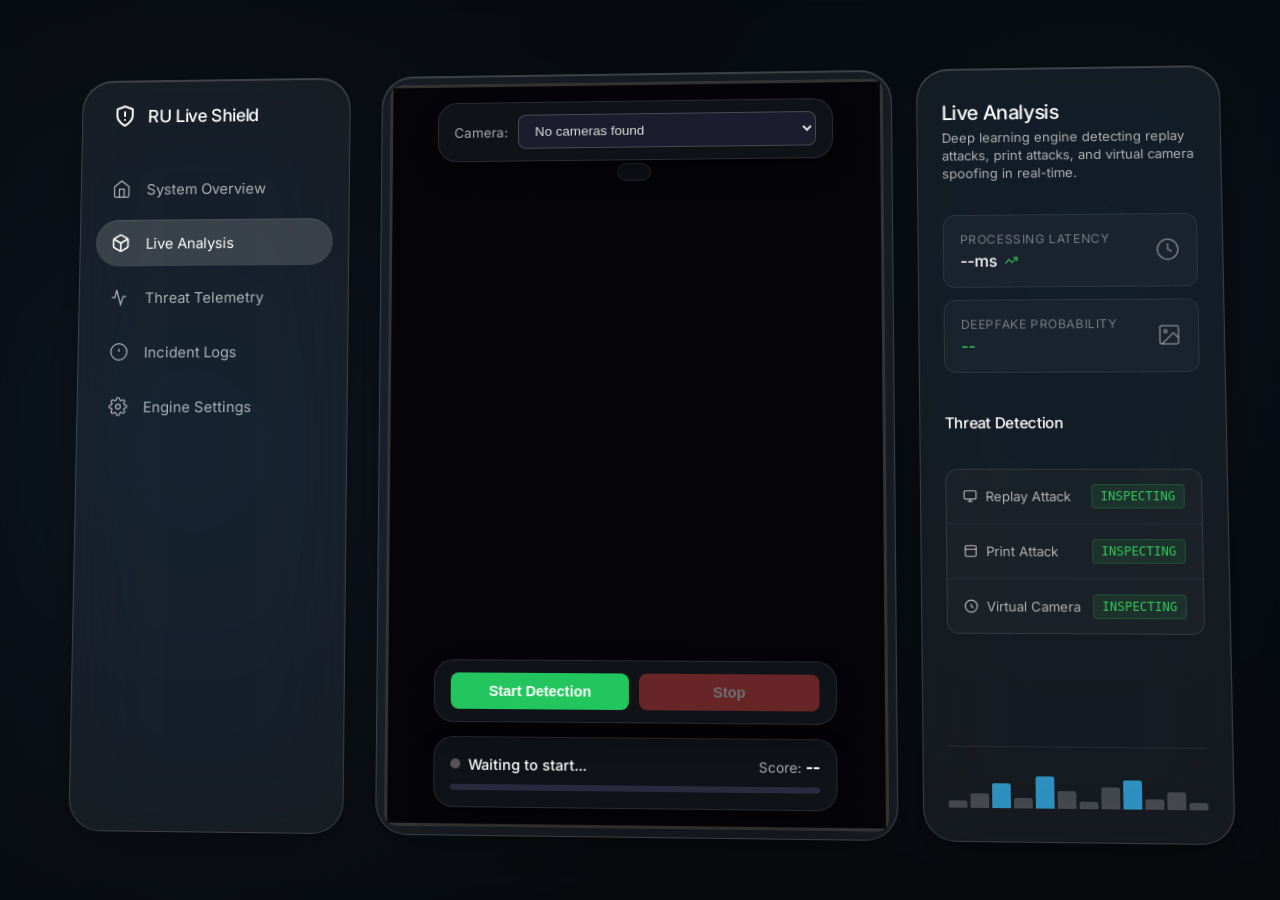
<file: demo/index.html>
<html lang="en" vid="0"><head vid="1">
    <meta charset="UTF-8" vid="2">
    <meta name="viewport" content="width=device-width, initial-scale=1.0" vid="3">
    <title vid="4">Aura | Anti-Spoofing Spatial Deck</title>
    <link rel="preconnect" href="https://fonts.googleapis.com" vid="5">
    <link rel="preconnect" href="https://fonts.gstatic.com" crossorigin="" vid="6">
    <link href="https://fonts.googleapis.com/css2?family=Inter:wght@300;400;500;600&amp;display=swap" rel="stylesheet" vid="7">
    
    <style vid="8">
        :root {
            --glass-bg: rgba(255, 255, 255, 0.06);
            --glass-bg-hover: rgba(255, 255, 255, 0.1);
            --glass-bg-active: rgba(255, 255, 255, 0.15);
            --glass-border: rgba(255, 255, 255, 0.15);
            --glass-highlight: inset 0 1px 1px rgba(255, 255, 255, 0.2);
            --glass-shadow: 0 24px 64px rgba(0, 0, 0, 0.2), 0 4px 12px rgba(0, 0, 0, 0.1);
            
            --text-primary: rgba(255, 255, 255, 1);
            --text-secondary: rgba(255, 255, 255, 0.65);
            --text-tertiary: rgba(255, 255, 255, 0.4);
            
            --accent-cyan: #32ADE6;
            --accent-green: #34C759;
            --accent-red: #FF453A;
            
            --blur-heavy: blur(40px) saturate(150%);
            --blur-medium: blur(24px) saturate(120%);
            
            --radius-lg: 32px;
            --radius-md: 20px;
            --radius-sm: 12px;
            --radius-pill: 99px;
        }

        * {
            box-sizing: border-box;
            margin: 0;
            padding: 0;
        }

        body {
            font-family: 'Inter', -apple-system, sans-serif;
            background-color: #0d1117;
            
            background-image: 
                radial-gradient(circle at 15% 50%, rgba(20, 40, 60, 0.8), transparent 50%),
                radial-gradient(circle at 85% 30%, rgba(10, 25, 40, 0.9), transparent 50%),
                url('https://images.unsplash.com/photo-1600607688969-a5bfcd646154?q=80&w=2500&auto=format&fit=crop');
            background-size: cover;
            background-position: center;
            background-repeat: no-repeat;
            color: var(--text-primary);
            height: 100vh;
            width: 100vw;
            overflow: hidden;
            display: flex;
            align-items: center;
            justify-content: center;
            -webkit-font-smoothing: antialiased;
            perspective: 1000px;
        }

        
        .environment-overlay {
            position: absolute;
            top: 0;
            left: 0;
            right: 0;
            bottom: 0;
            background: rgba(0, 0, 0, 0.4);
            backdrop-filter: blur(8px);
            z-index: 0;
            pointer-events: none;
        }

        .spatial-container {
            position: relative;
            z-index: 10;
            display: flex;
            gap: 32px;
            width: 90vw;
            max-width: 1600px;
            height: 85vh;
            max-height: 900px;
            
            transform: rotateX(2deg) rotateY(-2deg);
            transform-style: flat;
            animation: float 20s ease-in-out infinite alternate;
        }

        @keyframes float {
            0% { transform: rotateX(2deg) rotateY(-2deg) translateY(0px); }
            100% { transform: rotateX(1deg) rotateY(-1deg) translateY(-10px); }
        }

        
        .glass-panel {
            background: var(--glass-bg);
            backdrop-filter: var(--blur-heavy);
            -webkit-backdrop-filter: var(--blur-heavy);
            border: 1px solid var(--glass-border);
            box-shadow: var(--glass-shadow), var(--glass-highlight);
            border-radius: var(--radius-lg);
            overflow: hidden;
        }

        
        .spatial-nav {
            width: 280px;
            flex-shrink: 0;
            padding: 24px 16px;
            display: flex;
            flex-direction: column;
            justify-content: space-between;
        }

        .nav-brand {
            display: flex;
            align-items: center;
            gap: 12px;
            padding: 0 16px;
            margin-bottom: 40px;
        }

        .brand-icon {
            width: 24px;
            height: 24px;
            color: var(--text-primary);
        }

        .brand-text {
            font-size: 18px;
            font-weight: 500;
            letter-spacing: -0.02em;
        }

        .nav-menu {
            list-style: none;
            display: flex;
            flex-direction: column;
            gap: 8px;
        }

        .nav-item {
            display: flex;
            align-items: center;
            gap: 16px;
            padding: 14px 16px;
            border-radius: var(--radius-pill);
            color: var(--text-secondary);
            text-decoration: none;
            font-size: 15px;
            font-weight: 400;
            transition: all 0.3s cubic-bezier(0.2, 0.8, 0.2, 1);
            cursor: pointer;
        }

        .nav-item svg {
            width: 20px;
            height: 20px;
            stroke-width: 1.5;
            transition: stroke 0.3s ease;
        }

        .nav-item:hover {
            background: var(--glass-bg-hover);
            color: var(--text-primary);
        }

        .nav-item.active {
            background: var(--glass-bg-active);
            color: var(--text-primary);
            box-shadow: inset 0 1px 1px rgba(255,255,255,0.1);
        }

        .nav-item.active svg {
            stroke-width: 2;
        }

        .nav-footer {
            padding: 16px;
            display: flex;
            align-items: center;
            gap: 12px;
            border-top: 1px solid rgba(255,255,255,0.08);
            margin-top: auto;
        }

        .profile-pic {
            width: 32px;
            height: 32px;
            border-radius: 50%;
            object-fit: cover;
            border: 1px solid rgba(255,255,255,0.2);
        }

        .deck-info {
            display: flex;
            flex-direction: column;
        }

        .deck-label {
            font-size: 11px;
            color: var(--text-tertiary);
            text-transform: uppercase;
            letter-spacing: 0.05em;
        }

        .deck-slide {
            font-size: 13px;
            color: var(--text-primary);
            font-weight: 500;
        }

        
        .presentation-area {
            flex-grow: 1;
            display: flex;
            gap: 24px;
            position: relative;
            z-index: 0;
        }

        
        .analysis-view {
            flex: 2;
            display: flex;
            flex-direction: column;
            padding: 8px;
            min-height: 0;
            overflow-y: auto;
            /* Stack above .telemetry-view: 3D tilt makes the aside overlap main in 2D; later sibling wins hits without this. */
            position: relative;
            z-index: 2;
        }

        .video-container {
    flex: 1 1 auto;
    min-height: clamp(320px, 48vh, 640px);
    flex-shrink: 0;
    border-radius: var(--radius-md);
    overflow: visible;
    position: relative;
    background: #000;
    box-shadow: inset 0 0 0 1px rgba(255,255,255,0.1);
}

        .video-feed {
            position: absolute;
            top: 0;
            left: 0;
            width: 100%;
            height: 100%;
            object-fit: cover;
            object-position: center;
            z-index: 0;
            pointer-events: none;
            opacity: 0.8;
            filter: contrast(1.1) saturate(0.9);
        }
        
        .tech-overlay {
            position: absolute;
            top: 0; left: 0; right: 0; bottom: 0;
            pointer-events: none;
            z-index: 10;
        }

        
        .reticle {
            position: absolute;
            width: 100%; height: 100%;
        }
        .reticle::before, .reticle::after {
            content: '';
            position: absolute;
            background: rgba(255,255,255,0.2);
        }
        .reticle::before { top: 50%; left: 10%; right: 10%; height: 1px; }
        .reticle::after { left: 50%; top: 10%; bottom: 10%; width: 1px; }
        
        .center-focus {
            position: absolute;
            top: 50%; left: 50%;
            transform: translate(-50%, -50%);
            width: 300px; height: 350px;
            border: 1px solid rgba(50, 173, 230, 0.4);
            border-radius: 20px;
            box-shadow: inset 0 0 40px rgba(50, 173, 230, 0.1);
        }

        .center-focus::before, .center-focus::after,
        .center-focus-h::before, .center-focus-h::after {
            content: '';
            position: absolute;
            width: 16px; height: 16px;
            border-color: var(--accent-cyan);
            border-style: solid;
            border-width: 0;
        }
        .center-focus::before { top: -1px; left: -1px; border-top-width: 2px; border-left-width: 2px; border-top-left-radius: 20px; }
        .center-focus::after { top: -1px; right: -1px; border-top-width: 2px; border-right-width: 2px; border-top-right-radius: 20px; }
        
        .center-focus-h { position: absolute; width: 100%; height: 100%; top: 0; left: 0;}
        .center-focus-h::before { bottom: -1px; left: -1px; border-bottom-width: 2px; border-left-width: 2px; border-bottom-left-radius: 20px; }
        .center-focus-h::after { bottom: -1px; right: -1px; border-bottom-width: 2px; border-right-width: 2px; border-bottom-right-radius: 20px; }

        
        .face-mesh {
            position: absolute;
            top: 50%; left: 50%;
            transform: translate(-50%, -50%);
            width: 200px; height: 250px;
        }

        .mesh-dot {
            position: absolute;
            width: 4px; height: 4px;
            background: var(--accent-cyan);
            border-radius: 50%;
            box-shadow: 0 0 8px var(--accent-cyan);
            animation: pulse-dot 2s infinite alternate;
        }

        @keyframes pulse-dot {
            0% { transform: scale(1); opacity: 0.5; }
            100% { transform: scale(1.5); opacity: 1; }
        }

        .mesh-line {
            position: absolute;
            background: rgba(50, 173, 230, 0.3);
            transform-origin: 0 50%;
            height: 1px;
        }

        
        .scan-line {
            position: absolute;
            top: 0; left: 0; right: 0;
            height: 2px;
            background: linear-gradient(90deg, transparent, var(--accent-cyan), transparent);
            box-shadow: 0 0 20px 2px rgba(50, 173, 230, 0.5);
            animation: scan 4s linear infinite;
            z-index: 3;
        }

        @keyframes scan {
            0% { top: -10%; opacity: 0; }
            10% { opacity: 1; }
            90% { opacity: 1; }
            100% { top: 110%; opacity: 0; }
        }

        
        .liveness-badge {
            position: absolute;
            bottom: 24px;
            left: 50%;
            transform: translateX(-50%);
            background: rgba(20, 25, 30, 0.6);
            backdrop-filter: blur(16px);
            border: 1px solid rgba(255,255,255,0.1);
            padding: 12px 24px;
            border-radius: var(--radius-pill);
            display: flex;
            align-items: center;
            gap: 12px;
            z-index: 10;
            box-shadow: 0 12px 24px rgba(0,0,0,0.3);
        }

        .status-dot {
            width: 8px; height: 8px;
            background: var(--accent-green);
            border-radius: 50%;
            box-shadow: 0 0 12px var(--accent-green);
            animation: blink 2s infinite;
        }

        @keyframes blink {
            0%, 100% { opacity: 1; }
            50% { opacity: 0.4; }
        }

        .status-text {
            font-size: 14px;
            font-weight: 600;
            letter-spacing: 0.02em;
            color: var(--text-primary);
        }

        .status-score {
            font-family: monospace;
            font-size: 15px;
            color: var(--accent-green);
        }

        
        .telemetry-view {
            flex: 1;
            display: flex;
            flex-direction: column;
            gap: 24px;
            padding: 32px 24px;
            position: relative;
            z-index: 1;
        }

        .panel-header {
            margin-bottom: 8px;
        }

        .panel-title {
            font-size: 20px;
            font-weight: 500;
            letter-spacing: -0.02em;
            color: var(--text-primary);
            margin-bottom: 4px;
        }

        .panel-subtitle {
            font-size: 13px;
            color: var(--text-secondary);
            line-height: 1.4;
        }

        
        .metric-group {
            display: flex;
            flex-direction: column;
            gap: 12px;
        }

        .metric-card {
            background: rgba(255,255,255,0.03);
            border: 1px solid rgba(255,255,255,0.08);
            border-radius: var(--radius-sm);
            padding: 16px;
            display: flex;
            justify-content: space-between;
            align-items: center;
            transition: background 0.3s ease;
        }

        .metric-card:hover {
            background: rgba(255,255,255,0.06);
        }

        .metric-info {
            display: flex;
            flex-direction: column;
            gap: 4px;
        }

        .metric-label {
            font-size: 12px;
            color: var(--text-tertiary);
            text-transform: uppercase;
            letter-spacing: 0.05em;
        }

        .metric-value {
            font-size: 16px;
            font-weight: 500;
            color: var(--text-primary);
            display: flex;
            align-items: center;
            gap: 6px;
        }

        .trend-icon {
            width: 14px; height: 14px;
            color: var(--accent-green);
        }

        
        .threat-list {
            display: flex;
            flex-direction: column;
            gap: 2px; 
            background: rgba(255,255,255,0.05); 
            border-radius: var(--radius-sm);
            overflow: hidden;
            border: 1px solid rgba(255,255,255,0.08);
        }

        .threat-item {
            background: rgba(20, 25, 30, 0.4); 
            padding: 14px 16px;
            display: flex;
            justify-content: space-between;
            align-items: center;
        }

        .threat-name {
            font-size: 13px;
            color: var(--text-secondary);
            display: flex;
            align-items: center;
            gap: 8px;
        }

        .threat-status {
            font-size: 12px;
            font-family: monospace;
            padding: 4px 8px;
            border-radius: 4px;
            background: rgba(52, 199, 89, 0.1);
            color: var(--accent-green);
            border: 1px solid rgba(52, 199, 89, 0.2);
        }

        .threat-status.alert {
            background: rgba(255, 69, 58, 0.1);
            color: var(--accent-red);
            border: 1px solid rgba(255, 69, 58, 0.2);
        }

        
        .signal-viz {
            height: 60px;
            width: 100%;
            display: flex;
            align-items: flex-end;
            gap: 3px;
            margin-top: auto;
            padding-top: 24px;
            border-top: 1px solid rgba(255,255,255,0.08);
        }

        .signal-bar {
            flex: 1;
            background: var(--text-tertiary);
            border-radius: 2px 2px 0 0;
            opacity: 0.5;
            animation: equalize 1.5s ease-in-out infinite alternate;
        }
        
        
        .signal-bar:nth-child(1) { height: 20%; animation-delay: 0.1s; }
        .signal-bar:nth-child(2) { height: 40%; animation-delay: 0.2s; }
        .signal-bar:nth-child(3) { height: 70%; animation-delay: 0.3s; background: var(--accent-cyan); opacity: 0.8;}
        .signal-bar:nth-child(4) { height: 30%; animation-delay: 0.4s; }
        .signal-bar:nth-child(5) { height: 90%; animation-delay: 0.5s; background: var(--accent-cyan); opacity: 0.8;}
        .signal-bar:nth-child(6) { height: 50%; animation-delay: 0.6s; }
        .signal-bar:nth-child(7) { height: 20%; animation-delay: 0.7s; }
        .signal-bar:nth-child(8) { height: 60%; animation-delay: 0.8s; }
        .signal-bar:nth-child(9) { height: 80%; animation-delay: 0.9s; background: var(--accent-cyan); opacity: 0.8;}
        .signal-bar:nth-child(10) { height: 30%; animation-delay: 1.0s; }
        .signal-bar:nth-child(11) { height: 50%; animation-delay: 1.1s; }
        .signal-bar:nth-child(12) { height: 20%; animation-delay: 1.2s; }

        @keyframes equalize {
            0% { transform: scaleY(0.8); }
            100% { transform: scaleY(1.2); }
        }


        /* ========== style.css 통합 ========== */
        
        /* Video wrapper with state-dependent border */
        .video-wrapper {
          position: relative;
          border-radius: 12px;
          overflow: visible;
          border: 3px solid #333;
          transition: border-color 0.3s ease, box-shadow 0.3s ease;
          background: #1a1a2e;
        }
        .video-wrapper.state-safe {
          border-color: #22c55e;
          box-shadow: 0 0 12px rgba(34, 197, 94, 0.2);
        }
        .video-wrapper.state-spoof {
          border-color: #ef4444;
          box-shadow: 0 0 24px rgba(239, 68, 68, 0.5);
        }
        .video-wrapper.state-virtual {
          border-color: #ef4444;
          box-shadow: 0 0 24px rgba(239, 68, 68, 0.5);
        }

        /* Video container */
        .video-container {
          position: relative;
          border-radius: 12px;
          overflow: visible;
          border: 3px solid #333;
          transition: border-color 0.3s ease, box-shadow 0.3s ease;
          background: #1a1a2e;
        }
        .video-container.state-safe {
          border-color: #22c55e;
          box-shadow: 0 0 12px rgba(34, 197, 94, 0.2);
        }
        .video-container.state-spoof {
          border-color: #ef4444;
          box-shadow: 0 0 24px rgba(239, 68, 68, 0.5);
        }
        .video-container.state-virtual {
          border-color: #ef4444;
          box-shadow: 0 0 24px rgba(239, 68, 68, 0.5);
        }

        /* Status panel */
        .status-panel {
          position: absolute;
          bottom: 16px;
          left: 50%;
          transform: translateX(-50%);
          width: calc(100% - 32px);
          max-width: 400px;
          padding: 16px;
          background: rgba(20, 25, 30, 0.7);
          backdrop-filter: blur(16px);
          border: 1px solid rgba(255,255,255,0.1);
          border-radius: 20px;
          z-index: 20;
          box-shadow: 0 12px 24px rgba(0,0,0,0.3);
        }

        .status-row {
          display: flex;
          align-items: center;
          justify-content: space-between;
        }

        .status-indicator {
          display: flex;
          align-items: center;
          gap: 8px;
          font-size: 0.9rem;
          font-weight: 500;
        }
        .dot {
          width: 10px; height: 10px;
          border-radius: 50%;
          background: #555;
          transition: background 0.3s ease;
        }
        .dot.green { background: #22c55e; }
        .dot.red { background: #ef4444; animation: pulse-dot 1s infinite; }
        .dot.yellow { background: #eab308; }

        .score-display {
          font-size: 0.85rem;
          color: #aaa;
        }
        .score-display strong {
          font-size: 1rem;
          color: #fff;
        }

        /* Score bar */
        .score-bar {
          margin-top: 10px;
          height: 6px;
          background: #2a2a3e;
          border-radius: 3px;
          overflow: visible;
        }
        .score-fill {
          height: 100%;
          width: 0%;
          border-radius: 3px;
          background: #555;
          transition: width 0.3s ease, background 0.3s ease;
        }

        /* Camera selector */
        .camera-select-wrapper {
          position: absolute;
          top: 16px;
          left: 50%;
          transform: translateX(-50%);
          width: calc(100% - 32px);
          max-width: 400px;
          display: flex;
          align-items: center;
          gap: 10px;
          padding: 12px 16px;
          background: rgba(20, 25, 30, 0.7);
          backdrop-filter: blur(16px);
          border: 1px solid rgba(255,255,255,0.1);
          border-radius: 20px;
          z-index: 20;
          box-shadow: 0 12px 24px rgba(0,0,0,0.3);
        }
        .camera-select-wrapper label {
          font-size: 0.85rem;
          color: #aaa;
          white-space: nowrap;
        }
        .camera-select-wrapper select {
          flex: 1;
          padding: 8px 12px;
          border: 1px solid rgba(255,255,255,0.2);
          border-radius: 8px;
          background: rgba(30, 30, 50, 0.8);
          color: #e0e0e0;
          font-size: 0.85rem;
          cursor: pointer;
          outline: none;
          backdrop-filter: blur(8px);
        }
        .camera-select-wrapper select:focus { border-color: #555; }

        .virtual-cam-badge {
          display: none;
          padding: 3px 8px;
          border-radius: 4px;
          font-size: 0.7rem;
          font-weight: 700;
          letter-spacing: 0.5px;
          background: #ef4444;
          color: #fff;
        }
        .virtual-cam-badge.visible { display: inline-block; }

        /* Controls */
        .controls {
          position: absolute;
          bottom: 100px;
          left: 50%;
          transform: translateX(-50%);
          width: calc(100% - 32px);
          max-width: 400px;
          display: flex;
          gap: 10px;
          padding: 12px 16px;
          background: rgba(20, 25, 30, 0.7);
          backdrop-filter: blur(16px);
          border: 1px solid rgba(255,255,255,0.1);
          border-radius: 20px;
          z-index: 20;
          box-shadow: 0 12px 24px rgba(0,0,0,0.3);
        }
        button {
          flex: 1;
          padding: 10px 20px;
          border: none;
          border-radius: 8px;
          font-size: 0.9rem;
          font-weight: 600;
          cursor: pointer;
          transition: background 0.2s ease, opacity 0.2s ease;
        }
        button:disabled {
          opacity: 0.4 !important;
          cursor: not-allowed !important;
          user-select: none;
        }
        #startBtn {
          background: #22c55e;
          color: #fff;
        }
        #startBtn:hover:not(:disabled) { background: #16a34a; }
        #stopBtn {
          background: #ef4444;
          color: #fff;
        }
        #stopBtn:hover:not(:disabled) { background: #dc2626; }

        /* Info message */
        .info-msg {
          position: absolute;
          top: 80px;
          left: 50%;
          transform: translateX(-50%);
          text-align: center;
          font-size: 0.8rem;
          min-height: 1.2em;
          color: #888;
          transition: color 0.3s ease;
          z-index: 15;
          background: rgba(20, 25, 30, 0.6);
          backdrop-filter: blur(12px);
          padding: 8px 16px;
          border-radius: 12px;
          border: 1px solid rgba(255,255,255,0.1);
        }
        .info-msg.error { color: #ef4444; }
        .info-msg.warn { color: #eab308; }

        /* Video element */
        .video-feed {
          position: absolute;
          top: 0;
          left: 0;
          width: 100%;
          height: 100%;
          object-fit: cover;
          object-position: center;
          z-index: 0;
          pointer-events: none;
          opacity: 0.8;
          filter: contrast(1.1) saturate(0.9);
        }

        video {
          display: block;
          position: absolute;
          top: 0;
          left: 0;
          width: 100%;
          height: 100%;
          background: #000;
          object-fit: cover;
          object-position: center;
          z-index: 0;
          pointer-events: none;
        }

        /* Responsive: stack on smaller screens */
        @media (max-width: 1024px) {
          body {
            height: auto !important;
            overflow: auto !important;
            align-items: flex-start !important;
          }
          .spatial-container {
            flex-direction: column !important;
            width: 95vw !important;
            height: auto !important;
            max-height: none !important;
            transform: none !important;
            animation: none !important;
            padding: 16px 0;
          }
          .spatial-nav {
            width: 100% !important;
            order: 2;
          }
          .presentation-area {
            order: 1;
            flex-direction: column !important;
          }
          .analysis-view {
            min-height: auto !important;
            padding: 8px !important;
            overflow: visible !important;
          }
          /* Switch video-container from relative+absolute children to flex column */
          .video-container,
          div.video-container,
          #videoWrapper {
            display: flex !important;
            flex-direction: column !important;
            min-height: auto !important;
            position: relative !important;
          }
          /* Video element: stop being absolute, flow in flex */
          video,
          video.video-feed,
          .video-feed {
            position: relative !important;
            top: auto !important;
            left: auto !important;
            width: 100% !important;
            height: auto !important;
            aspect-ratio: 4/3 !important;
            flex-shrink: 0 !important;
          }
          /* Camera selector: flow above video */
          .camera-select-wrapper {
            position: relative !important;
            top: auto !important;
            left: auto !important;
            transform: none !important;
            width: 100% !important;
            max-width: none !important;
            order: -1 !important;
            margin-bottom: 4px !important;
          }
          /* Status panel: flow below video */
          .status-panel {
            position: relative !important;
            bottom: auto !important;
            left: auto !important;
            transform: none !important;
            width: 100% !important;
            max-width: none !important;
            margin-top: 4px !important;
          }
          /* Buttons: flow below status */
          .controls {
            position: relative !important;
            bottom: auto !important;
            left: auto !important;
            transform: none !important;
            width: 100% !important;
            max-width: none !important;
            margin-top: 4px !important;
          }
          /* Warning banner */
          .warning-banner {
            position: absolute !important;
          }
          /* Info msg */
          .info-msg {
            position: relative !important;
            bottom: auto !important;
            left: auto !important;
            transform: none !important;
          }
          .telemetry-view {
            order: 3;
            width: 100% !important;
          }
        }

    </style>
</head>
<body vid="9">

    <div class="environment-overlay" vid="10"></div>

    <div class="spatial-container" vid="11">
        
        
        <nav class="glass-panel spatial-nav" vid="12">
            <div vid="13">
                <div class="nav-brand" vid="14">
                    <svg class="brand-icon" viewBox="0 0 24 24" fill="none" stroke="currentColor" stroke-width="2" stroke-linecap="round" stroke-linejoin="round" vid="15">
                        <path d="M12 22s8-4 8-10V5l-8-3-8 3v7c0 6 8 10 8 10z" vid="16"></path>
                        <path d="M12 8v4" vid="17"></path>
                        <path d="M12 16h.01" vid="18"></path>
                    </svg>
                    <span class="brand-text" vid="19">RU Live Shield</span>
                </div>

                <ul class="nav-menu" vid="20">
                    <a href="#" class="nav-item" vid="21">
                        <svg viewBox="0 0 24 24" fill="none" stroke="currentColor" vid="22"><path d="M3 9l9-7 9 7v11a2 2 0 0 1-2 2H5a2 2 0 0 1-2-2z" vid="23"></path><polyline points="9 22 9 12 15 12 15 22" vid="24"></polyline></svg>
                        System Overview
                    </a>
                    <a href="#" class="nav-item active" vid="25">
                        <svg viewBox="0 0 24 24" fill="none" stroke="currentColor" vid="26"><path d="M21 16V8a2 2 0 0 0-1-1.73l-7-4a2 2 0 0 0-2 0l-7 4A2 2 0 0 0 3 8v8a2 2 0 0 0 1 1.73l7 4a2 2 0 0 0 2 0l7-4A2 2 0 0 0 21 16z" vid="27"></path><polyline points="3.27 6.96 12 12.01 20.73 6.96" vid="28"></polyline><line x1="12" y1="22.08" x2="12" y2="12" vid="29"></line></svg>
                        Live Analysis
                    </a>
                    <a href="#" class="nav-item" vid="30">
                        <svg viewBox="0 0 24 24" fill="none" stroke="currentColor" vid="31"><path d="M2 12h4l2-9 5 18 3-10h4" vid="32"></path></svg>
                        Threat Telemetry
                    </a>
                    <a href="#" class="nav-item" vid="33">
                        <svg viewBox="0 0 24 24" fill="none" stroke="currentColor" vid="34"><circle cx="12" cy="12" r="10" vid="35"></circle><line x1="12" y1="8" x2="12" y2="12" vid="36"></line><line x1="12" y1="16" x2="12.01" y2="16" vid="37"></line></svg>
                        Incident Logs
                    </a>
                    <a href="#" class="nav-item" vid="38">
                        <svg viewBox="0 0 24 24" fill="none" stroke="currentColor" vid="39"><circle cx="12" cy="12" r="3" vid="40"></circle><path d="M19.4 15a1.65 1.65 0 0 0 .33 1.82l.06.06a2 2 0 0 1 0 2.83 2 2 0 0 1-2.83 0l-.06-.06a1.65 1.65 0 0 0-1.82-.33 1.65 1.65 0 0 0-1 1.51V21a2 2 0 0 1-2 2 2 2 0 0 1-2-2v-.09A1.65 1.65 0 0 0 9 19.4a1.65 1.65 0 0 0-1.82.33l-.06.06a2 2 0 0 1-2.83 0 2 2 0 0 1 0-2.83l.06-.06a1.65 1.65 0 0 0 .33-1.82 1.65 1.65 0 0 0-1.51-1H3a2 2 0 0 1-2-2 2 2 0 0 1 2-2h.09A1.65 1.65 0 0 0 4.6 9a1.65 1.65 0 0 0-.33-1.82l-.06-.06a2 2 0 0 1 0-2.83 2 2 0 0 1 2.83 0l.06.06a1.65 1.65 0 0 0 1.82.33H9a1.65 1.65 0 0 0 1-1.51V3a2 2 0 0 1 2-2 2 2 0 0 1 2 2v.09a1.65 1.65 0 0 0 1 1.51 1.65 1.65 0 0 0 1.82-.33l.06-.06a2 2 0 0 1 2.83 0 2 2 0 0 1 0 2.83l-.06.06a1.65 1.65 0 0 0-.33 1.82V9a1.65 1.65 0 0 0 1.51 1H21a2 2 0 0 1 2 2 2 2 0 0 1-2 2h-.09a1.65 1.65 0 0 0-1.51 1z" vid="41"></path></svg>
                        Engine Settings
                    </a>
                </ul>
            </div>

        </nav>

        
        <div class="presentation-area" vid="47">
            
            
            <main class="glass-panel analysis-view" vid="48">
                <div class="video-container" id="videoWrapper" vid="49">
                    <div class="camera-select-wrapper" vid="70">
                        <label for="cameraSelect">Camera:</label>
                        <select id="cameraSelect" vid="71"><option value="">Loading devices...</option></select>
                        <span class="virtual-cam-badge" id="virtualBadge" vid="72">VIRTUAL</span>
                    </div>

                    <video id="webcam" class="video-feed" autoplay playsinline muted vid="50"></video>

                    <div class="warning-banner" id="warningBanner" vid="68" style="display: none;">SPOOF DETECTED</div>

                    <div class="info-msg" id="infoMsg" vid="69"></div>

                    <div class="status-panel" vid="73">
                        <div class="status-row" vid="74">
                            <div class="status-indicator" vid="75">
                                <span class="dot" id="statusDot" vid="76"></span>
                                <span id="statusText" vid="77">Waiting to start...</span>
                            </div>
                            <div class="score-display" vid="78">
                                Score: <strong id="scoreValue" vid="79">--</strong>
                            </div>
                        </div>
                        <div class="score-bar" vid="80">
                            <div class="score-fill" id="scoreFill" vid="81"></div>
                        </div>
                    </div>

                    <div class="controls" vid="82">
                        <button id="startBtn" vid="83">Start Detection</button>
                        <button id="stopBtn" disabled vid="84">Stop</button>
                    </div>
                </div>
            </main>

            
            <aside class="glass-panel telemetry-view" vid="72">
                <header class="panel-header" vid="73">
                    <h2 class="panel-title" vid="74">Live Analysis</h2>
                    <p class="panel-subtitle" vid="75">Deep learning engine detecting replay attacks, print attacks, and virtual camera spoofing in real-time.</p>
                </header>

                <div class="metric-group" vid="76">
                    <div class="metric-card" vid="77">
                        <div class="metric-info" vid="78">
                            <span class="metric-label" vid="79">Processing Latency</span>
                            <span class="metric-value" id="latencyValue" vid="80">
                                --ms
                                <svg class="trend-icon" viewBox="0 0 24 24" fill="none" stroke="currentColor" stroke-width="2" vid="81"><polyline points="22 7 13.5 15.5 8.5 10.5 2 17" vid="82"></polyline><polyline points="16 7 22 7 22 13" vid="83"></polyline></svg>
                            </span>
                        </div>
                        <svg width="24" height="24" viewBox="0 0 24 24" fill="none" stroke="var(--text-tertiary)" stroke-width="1.5" vid="84"><circle cx="12" cy="12" r="10" vid="85"></circle><polyline points="12 6 12 12 16 14" vid="86"></polyline></svg>
                    </div>

                    <div class="metric-card" vid="87">
                        <div class="metric-info" vid="88">
                            <span class="metric-label" vid="89">Deepfake Probability</span>
                            <span class="metric-value" id="deepfakeValue" style="color: var(--accent-green);" vid="90">--</span>
                        </div>
                        <svg width="24" height="24" viewBox="0 0 24 24" fill="none" stroke="var(--text-tertiary)" stroke-width="1.5" vid="91"><rect x="3" y="3" width="18" height="18" rx="2" ry="2" vid="92"></rect><circle cx="8.5" cy="8.5" r="1.5" vid="93"></circle><polyline points="21 15 16 10 5 21" vid="94"></polyline></svg>
                    </div>
                </div>

                <div class="panel-header" style="margin-top: 16px;" vid="95">
                    <h3 class="panel-title" style="font-size: 15px;" vid="96">Threat Detection</h3>
                </div>

                <div class="threat-list" vid="97">
                    <div class="threat-item" vid="98">
                        <span class="threat-name" vid="99">
                            <svg width="14" height="14" viewBox="0 0 24 24" fill="none" stroke="currentColor" stroke-width="2" vid="100"><rect x="2" y="3" width="20" height="14" rx="2" ry="2"></rect><line x1="8" y1="21" x2="16" y2="21"></line><line x1="12" y1="17" x2="12" y2="21"></line></svg>
                            Replay Attack
                        </span>
                        <span class="threat-status" vid="104">INSPECTING</span>
                    </div>
                    <div class="threat-item" vid="105">
                        <span class="threat-name" vid="106">
                            <svg width="14" height="14" viewBox="0 0 24 24" fill="none" stroke="currentColor" stroke-width="2" vid="107"><rect x="3" y="3" width="18" height="18" rx="2" ry="2"></rect><line x1="3" y1="9" x2="21" y2="9"></line></svg>
                            Print Attack
                        </span>
                        <span class="threat-status" vid="111">INSPECTING</span>
                    </div>
                    <div class="threat-item" vid="112">
                        <span class="threat-name" vid="113">
                            <svg width="14" height="14" viewBox="0 0 24 24" fill="none" stroke="currentColor" stroke-width="2" vid="114"><path d="M12 2a10 10 0 1 0 10 10A10 10 0 0 0 12 2z"></path><path d="M12 8v4l3 3"></path></svg>
                            Virtual Camera
                        </span>
                        <span class="threat-status" vid="125">INSPECTING</span>
                    </div>
                </div>

                
                <div class="signal-viz" vid="126">
                    <div class="signal-bar" vid="127"></div>
                    <div class="signal-bar" vid="128"></div>
                    <div class="signal-bar" vid="129"></div>
                    <div class="signal-bar" vid="130"></div>
                    <div class="signal-bar" vid="131"></div>
                    <div class="signal-bar" vid="132"></div>
                    <div class="signal-bar" vid="133"></div>
                    <div class="signal-bar" vid="134"></div>
                    <div class="signal-bar" vid="135"></div>
                    <div class="signal-bar" vid="136"></div>
                    <div class="signal-bar" vid="137"></div>
                    <div class="signal-bar" vid="138"></div>
                </div>

            </aside>
        </div>
    </div>

  <script src="app.js"></script>
</body></html>
</file>
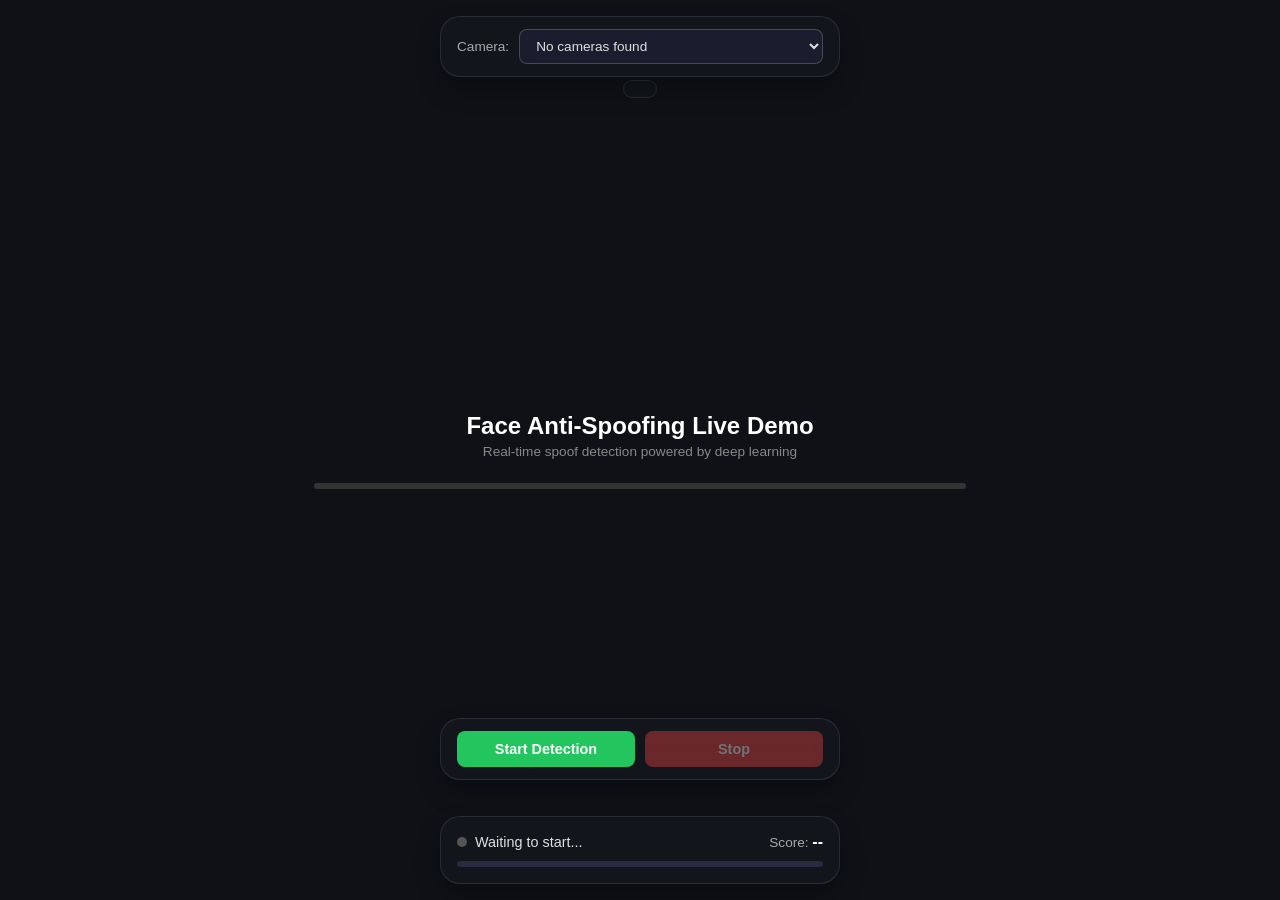
<file: demo/index_legacy.html>
<!DOCTYPE html>
<html lang="en">
<head>
  <meta charset="UTF-8">
  <meta name="viewport" content="width=device-width, initial-scale=1.0">
  <title>Face Anti-Spoofing Live Demo</title>
  <link rel="stylesheet" href="style.css">
</head>
<body>
  <div class="container">
    <header>
      <h1>Face Anti-Spoofing Live Demo</h1>
      <p class="subtitle">Real-time spoof detection powered by deep learning</p>
    </header>

    <div class="video-wrapper" id="videoWrapper">
      <video id="webcam" autoplay playsinline muted></video>
      <div class="warning-banner" id="warningBanner">SPOOF DETECTED</div>
    </div>

    <div class="info-msg" id="infoMsg"></div>

    <div class="camera-select-wrapper">
      <label for="cameraSelect">Camera:</label>
      <select id="cameraSelect"><option value="">Loading devices...</option></select>
      <span class="virtual-cam-badge" id="virtualBadge">VIRTUAL</span>
    </div>

    <div class="status-panel">
      <div class="status-row">
        <div class="status-indicator">
          <span class="dot" id="statusDot"></span>
          <span id="statusText">Waiting to start...</span>
        </div>
        <div class="score-display">
          Score: <strong id="scoreValue">--</strong>
        </div>
      </div>
      <div class="score-bar">
        <div class="score-fill" id="scoreFill"></div>
      </div>
    </div>

    <div class="controls">
      <button id="startBtn">Start Detection</button>
      <button id="stopBtn" disabled>Stop</button>
    </div>
  </div>

  <script src="app.js"></script>
</body>
</html>
</file>
<file: demo/style.css>
* { margin: 0; padding: 0; box-sizing: border-box; }

body {
  font-family: -apple-system, BlinkMacSystemFont, 'Segoe UI', Roboto, sans-serif;
  background: #0f1117;
  color: #e0e0e0;
  min-height: 100vh;
  display: flex;
  justify-content: center;
  align-items: center;
}

.container {
  max-width: 700px;
  width: 100%;
  padding: 24px;
}

header { text-align: center; margin-bottom: 24px; }
header h1 { font-size: 1.5rem; font-weight: 600; color: #fff; }
header .subtitle { font-size: 0.85rem; color: #888; margin-top: 4px; }

/* Video wrapper with state-dependent border */
.video-wrapper {
  position: relative;
  border-radius: 12px;
  overflow: visible;
  border: 3px solid #333;
  transition: border-color 0.3s ease, box-shadow 0.3s ease;
  background: #1a1a2e;
}
.video-wrapper.state-safe {
  border-color: #22c55e;
  box-shadow: 0 0 12px rgba(34, 197, 94, 0.2);
}
.video-wrapper.state-spoof {
  border-color: #ef4444;
  box-shadow: 0 0 24px rgba(239, 68, 68, 0.5);
}
.video-wrapper.state-virtual {
  border-color: #ef4444;
  box-shadow: 0 0 24px rgba(239, 68, 68, 0.5);
}

.video-container {
  position: relative;
  border-radius: 12px;
  overflow: visible;
  border: 3px solid #333;
  transition: border-color 0.3s ease, box-shadow 0.3s ease;
  background: #1a1a2e;
}
.video-container.state-safe {
  border-color: #22c55e;
  box-shadow: 0 0 12px rgba(34, 197, 94, 0.2);
}
.video-container.state-spoof {
  border-color: #ef4444;
  box-shadow: 0 0 24px rgba(239, 68, 68, 0.5);
}
.video-container.state-virtual {
  border-color: #ef4444;
  box-shadow: 0 0 24px rgba(239, 68, 68, 0.5);
}

.video-container {
  position: relative;
  border-radius: 12px;
  overflow: visible;
  border: 3px solid #333;
  transition: border-color 0.3s ease, box-shadow 0.3s ease;
  background: #1a1a2e;
}
.video-container.state-safe {
  border-color: #22c55e;
  box-shadow: 0 0 12px rgba(34, 197, 94, 0.2);
}
.video-container.state-spoof {
  border-color: #ef4444;
  box-shadow: 0 0 24px rgba(239, 68, 68, 0.5);
}
.video-container.state-virtual {
  border-color: #ef4444;
  box-shadow: 0 0 24px rgba(239, 68, 68, 0.5);
}


/* Warning banner overlay */
.warning-banner {
  position: absolute;
  top: 0; left: 0; right: 0;
  padding: 12px;
  background: rgba(239, 68, 68, 0.9);
  color: #fff;
  font-weight: 700;
  font-size: 1.1rem;
  text-align: center;
  letter-spacing: 2px;
  opacity: 0;
  transform: translateY(-100%);
  transition: opacity 0.3s ease, transform 0.3s ease;
}
.warning-banner.visible {
  opacity: 1;
  transform: translateY(0);
}

/* Status panel */
.status-panel {
  position: absolute;
  bottom: 16px;
  left: 50%;
  transform: translateX(-50%);
  width: calc(100% - 32px);
  max-width: 400px;
  padding: 16px;
  background: rgba(20, 25, 30, 0.7);
  backdrop-filter: blur(16px);
  border: 1px solid rgba(255,255,255,0.1);
  border-radius: 20px;
  z-index: 20;
  box-shadow: 0 12px 24px rgba(0,0,0,0.3);
}

.status-row {
  display: flex;
  align-items: center;
  justify-content: space-between;
}

.status-indicator {
  display: flex;
  align-items: center;
  gap: 8px;
  font-size: 0.9rem;
  font-weight: 500;
}
.dot {
  width: 10px; height: 10px;
  border-radius: 50%;
  background: #555;
  transition: background 0.3s ease;
}
.dot.green { background: #22c55e; }
.dot.red { background: #ef4444; animation: pulse-dot 1s infinite; }
.dot.yellow { background: #eab308; }

@keyframes pulse-dot {
  0%, 100% { opacity: 1; }
  50% { opacity: 0.4; }
}

.score-display {
  font-size: 0.85rem;
  color: #aaa;
}
.score-display strong {
  font-size: 1rem;
  color: #fff;
}

/* Score bar */
.score-bar {
  margin-top: 10px;
  height: 6px;
  background: #2a2a3e;
  border-radius: 3px;
  overflow: visible;
}
.score-fill {
  height: 100%;
  width: 0%;
  border-radius: 3px;
  background: #555;
  transition: width 0.3s ease, background 0.3s ease;
}

/* Camera selector */
.camera-select-wrapper {
  position: absolute;
  top: 16px;
  left: 50%;
  transform: translateX(-50%);
  width: calc(100% - 32px);
  max-width: 400px;
  display: flex;
  align-items: center;
  gap: 10px;
  padding: 12px 16px;
  background: rgba(20, 25, 30, 0.7);
  backdrop-filter: blur(16px);
  border: 1px solid rgba(255,255,255,0.1);
  border-radius: 20px;
  z-index: 20;
  box-shadow: 0 12px 24px rgba(0,0,0,0.3);
}
.camera-select-wrapper label {
  font-size: 0.85rem;
  color: #aaa;
  white-space: nowrap;
}
.camera-select-wrapper select {
  flex: 1;
  padding: 8px 12px;
  border: 1px solid rgba(255,255,255,0.2);
  border-radius: 8px;
  background: rgba(30, 30, 50, 0.8);
  color: #e0e0e0;
  font-size: 0.85rem;
  cursor: pointer;
  outline: none;
  backdrop-filter: blur(8px);
}
.camera-select-wrapper select:focus { border-color: #555; }

.virtual-cam-badge {
  display: none;
  padding: 3px 8px;
  border-radius: 4px;
  font-size: 0.7rem;
  font-weight: 700;
  letter-spacing: 0.5px;
  background: #ef4444;
  color: #fff;
}
.virtual-cam-badge.visible { display: inline-block; }

/* Controls */
.controls {
  position: absolute;
  bottom: 120px;
  left: 50%;
  transform: translateX(-50%);
  width: calc(100% - 32px);
  max-width: 400px;
  display: flex;
  gap: 10px;
  padding: 12px 16px;
  background: rgba(20, 25, 30, 0.7);
  backdrop-filter: blur(16px);
  border: 1px solid rgba(255,255,255,0.1);
  border-radius: 20px;
  z-index: 20;
  box-shadow: 0 12px 24px rgba(0,0,0,0.3);
}
button {
  flex: 1;
  padding: 10px 20px;
  border: none;
  border-radius: 8px;
  font-size: 0.9rem;
  font-weight: 600;
  cursor: pointer;
  transition: background 0.2s ease, opacity 0.2s ease;
}
button:disabled {
  opacity: 0.4 !important;
  cursor: not-allowed !important;
  user-select: none;
}
#startBtn {
  background: #22c55e;
  color: #fff;
}
#startBtn:hover:not(:disabled) { background: #16a34a; }
#stopBtn {
  background: #ef4444;
  color: #fff;
}
#stopBtn:hover:not(:disabled) { background: #dc2626; }

/* Info message below video */
.info-msg {
  position: absolute;
  top: 80px;
  left: 50%;
  transform: translateX(-50%);
  text-align: center;
  font-size: 0.8rem;
  min-height: 1.2em;
  color: #888;
  transition: color 0.3s ease;
  z-index: 15;
  background: rgba(20, 25, 30, 0.6);
  backdrop-filter: blur(12px);
  padding: 8px 16px;
  border-radius: 12px;
  border: 1px solid rgba(255,255,255,0.1);
}
.info-msg.error { color: #ef4444; }
.info-msg.warn { color: #eab308; }

video {
  display: block;
  position: absolute;
  top: 0;
  left: 0;
  width: 100%;
  height: 100%;
  background: #000;
  object-fit: cover;
  object-position: center;
  z-index: 0;
  pointer-events: none;
}

/* Responsive: stack on smaller screens */
@media (max-width: 1024px) {
  body {
    height: auto;
    overflow: auto;
  }
  .spatial-container {
    flex-direction: column;
    width: 95vw;
    height: auto;
    max-height: none;
    transform: none;
    animation: none;
    padding: 16px 0;
  }
  .spatial-nav {
    width: 100%;
    order: 2;
  }
  .presentation-area {
    order: 1;
    flex-direction: column;
  }
  .analysis-view {
    min-height: auto;
    padding: 0;
  }
  .video-container {
    min-height: auto;
    display: flex;
    flex-direction: column;
  }
  video {
    position: relative;
    width: 100%;
    height: auto;
    aspect-ratio: 4/3;
  }
  .camera-select-wrapper {
    position: relative;
    transform: none;
    width: 100%;
    max-width: none;
    top: auto;
    left: auto;
  }
  .status-panel {
    position: relative;
    transform: none;
    width: 100%;
    max-width: none;
    bottom: auto;
    left: auto;
  }
  .controls {
    position: relative;
    transform: none;
    width: 100%;
    max-width: none;
    bottom: auto;
    left: auto;
  }
  .telemetry-view {
    order: 3;
    width: 100%;
  }
}
</file>
